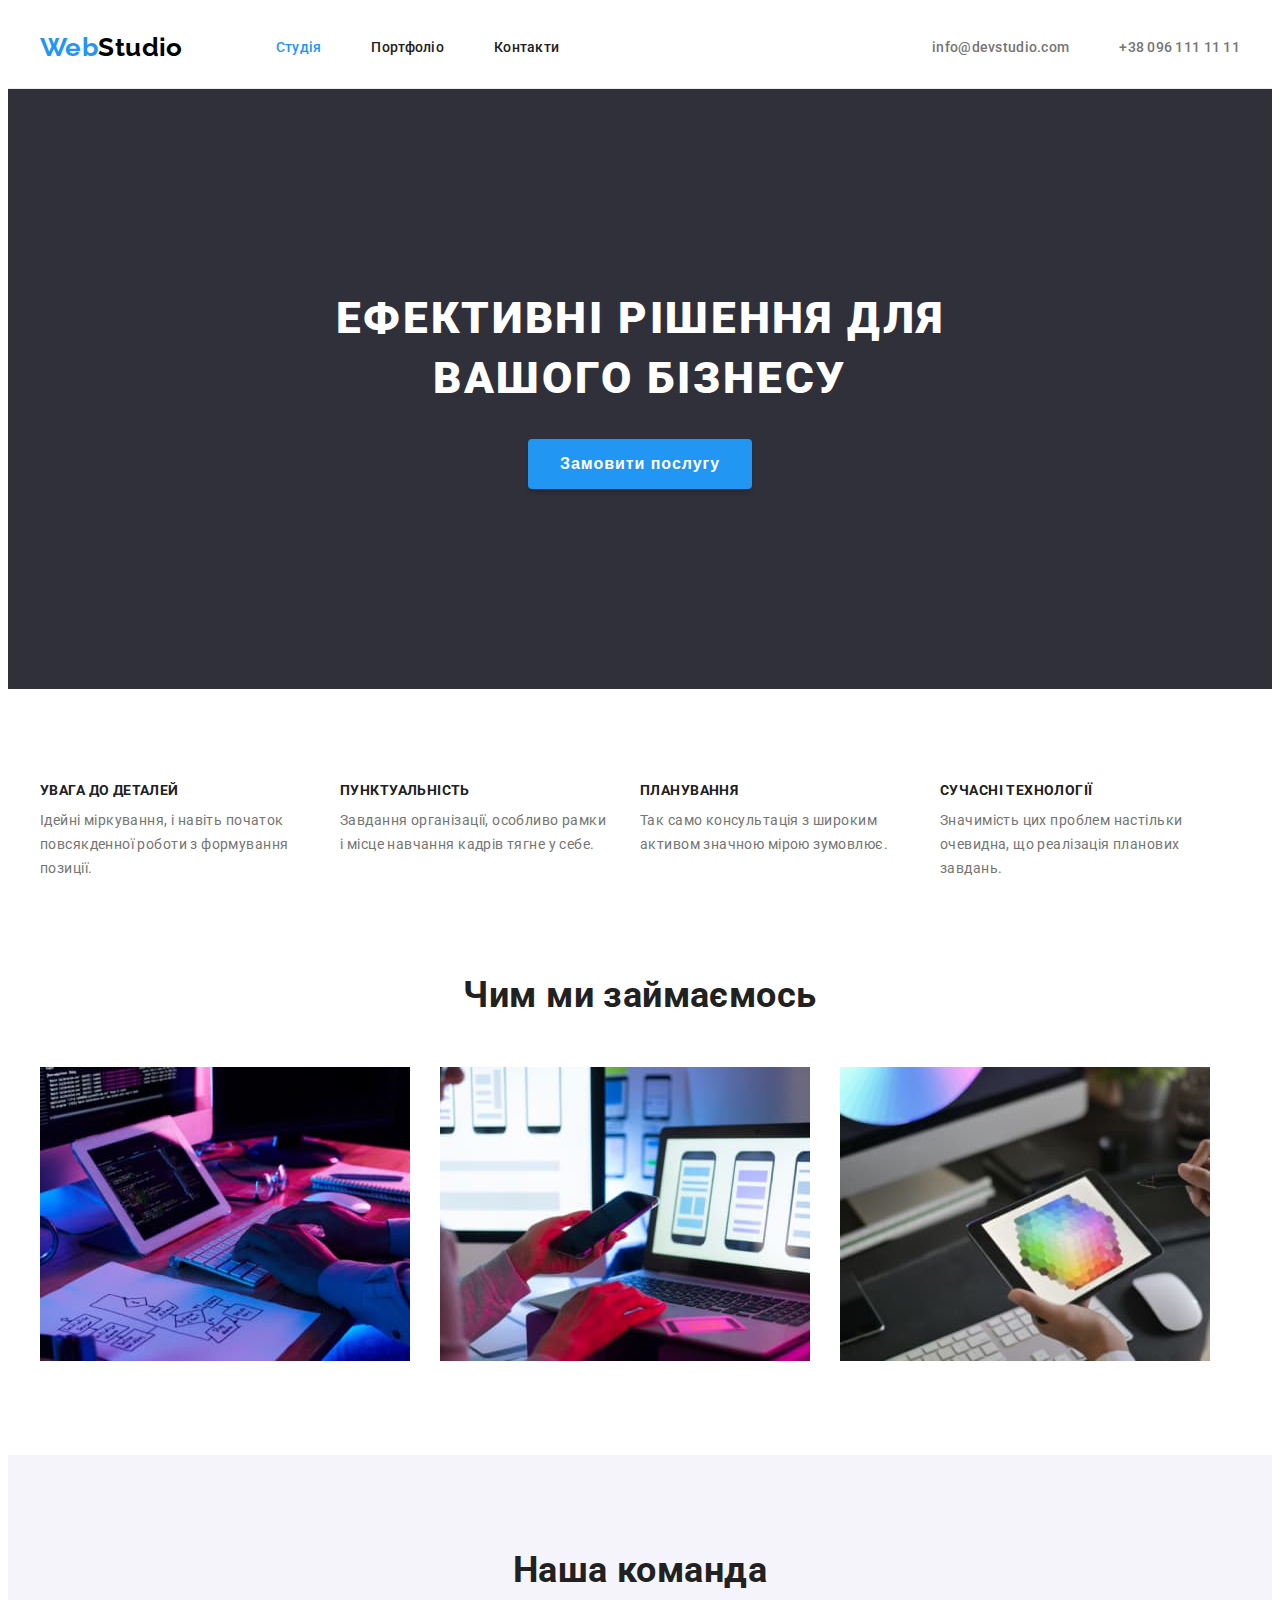
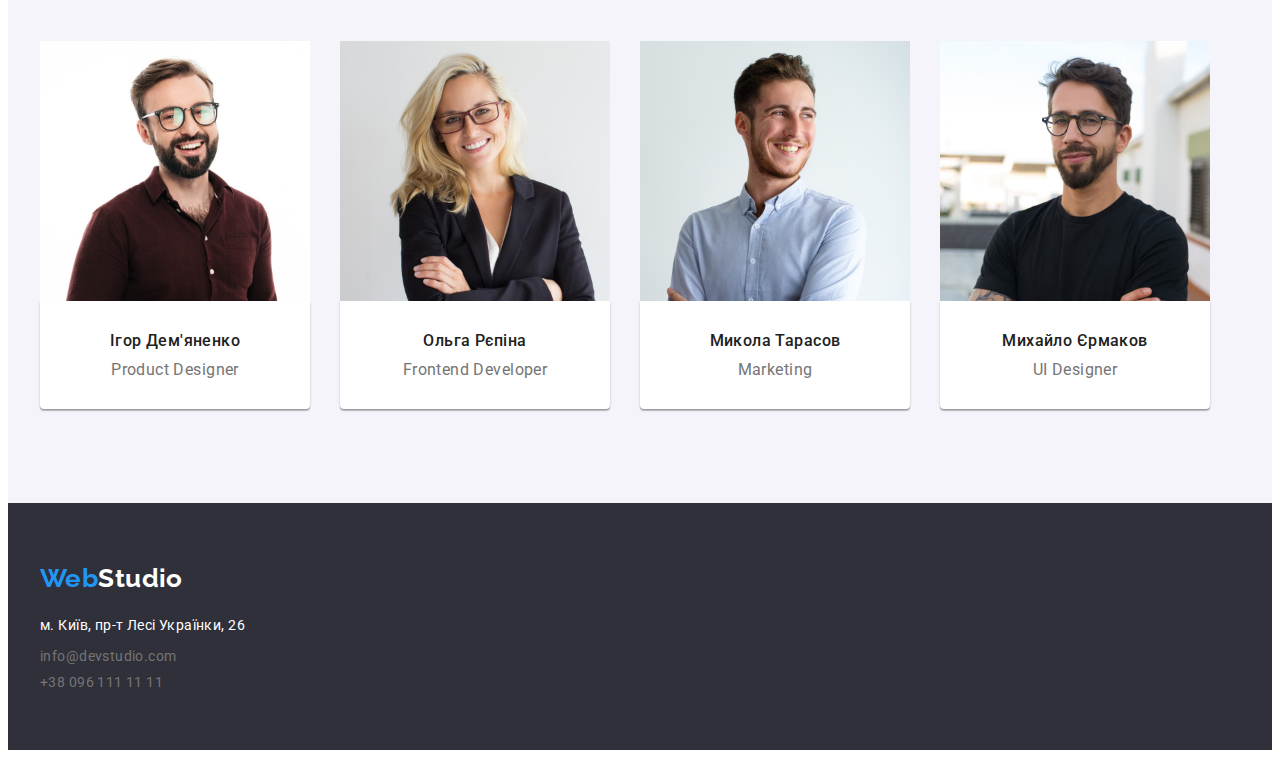
<file: index.html>
<!DOCTYPE html>
<html lang="uk">
  <head>
    <meta charset="UTF-8" />
    <meta http-equiv="X-UA-Compatible" content="IE=edge" />
    <meta name="viewport" content="width=device-width, initial-scale=1.0" />
    <title>студія</title>

    <!-- fonts -->
    <link rel="preconnect" href="https://fonts.googleapis.com" />
    <link rel="preconnect" href="https://fonts.gstatic.com" crossorigin />
    <link
      href="https://fonts.googleapis.com/css2?family=Raleway:wght@700&family=Roboto:wght@400;500;700;900&display=swap"
      rel="stylesheet"
    />

    <!-- normalize -->
    <link
      rel="stylesheet"
      href="https://cdnjs.cloudflare.com/ajax/libs/modern-normalize/1.1.0/modern-normalize.min.css"
      integrity="sha512-wpPYUAdjBVSE4KJnH1VR1HeZfpl1ub8YT/NKx4PuQ5NmX2tKuGu6U/JRp5y+Y8XG2tV+wKQpNHVUX03MfMFn9Q=="
      crossorigin="anonymous"
      referrerpolicy="no-referrer"
    />

    <!-- styles -->
    <link rel="stylesheet" href="./css/style.css" />
  </head>

  <body>
    <!-- Хедер -->
    <header class="header">
      <div class="header-flex container">
        <nav class="site-nav">
          <a href="./index.html" class="logo word"><span class="logo">Web</span>Studio</a>
          <ul class="anchors list">
            <li class="item"><a href="./index.html" class="link current">Студія</a></li>
            <li class="item"><a href="./portfolio.html" class="link">Портфоліо</a></li>
            <li class="item"><a href="./index.html" class="link">Контакти</a></li>
          </ul>
        </nav>
        <ul class="auth-nav">
          <li class="item">
            <a href="mailto:info@devstudio.com" class="link">info@devstudio.com</a>
          </li>
          <li class="item"><a href="tel:+380961111111" class="link">+38 096 111 11 11</a></li>
        </ul>
      </div>
    </header>

    <main>
      <!-- Герой -->

      <section class="hero section">
        <div class="container">
          <h1 class="hero-title">Ефективні рішення для вашого бізнесу</h1>
          <button type="button" class="button">Замовити послугу</button>
        </div>
      </section>

      <!-- Особливості -->

      <section class="features section">
        <h2 class="visually-hidden">Особливості</h2>
        <div class="container">
          <ul class="section-flex">
            <li class="features-item">
              <h3 class="features-title">УВАГА ДО ДЕТАЛЕЙ</h3>
              <p class="features-list">
                Ідейні міркування, і навіть початок повсякденної роботи з формування позиції.
              </p>
            </li>
            <li class="features-item">
              <h3 class="features-title">ПУНКТУАЛЬНІСТЬ</h3>
              <p class="features-list">
                Завдання організації, особливо рамки і місце навчання кадрів тягне у себе.
              </p>
            </li>
            <li class="features-item">
              <h3 class="features-title">ПЛАНУВАННЯ</h3>
              <p class="features-list">
                Так само консультація з широким активом значною мірою зумовлює.
              </p>
            </li>
            <li class="features-item">
              <h3 class="features-title">СУЧАСНІ ТЕХНОЛОГІЇ</h3>
              <p class="features-list">
                Значимість цих проблем настільки очевидна, що реалізація планових завдань.
              </p>
            </li>
          </ul>
        </div>
      </section>

      <!-- Чим ми займаємось -->

      <section class="work section">
        <div class="container">
          <h2 class="section-title">Чим ми займаємось</h2>
          <ul class="section-flex">
            <li class="work-item">
              <img
                src="./images/box1.jpg"
                alt="комп'ютер, телефон та планшет"
                width="370"
                height="294"
              />
            </li>
            <li class="work-item">
              <img
                src="./images/box2.jpg"
                alt="комп'ютер, телефон та планшет"
                width="370"
                height="294"
              />
            </li>
            <li class="work-item">
              <img
                src="./images/box3.jpg"
                alt="комп'ютер, телефон та планшет"
                width="370"
                height="294"
              />
            </li>
          </ul>
        </div>
      </section>

      <!-- Наша команда -->

      <section class="team section">
        <div class="container">
          <h2 class="section-title">Наша команда</h2>
          <ul class="section-flex">
            <li class="team-item">
              <img src="./images/employee1.jpg" alt="молодий чоловік" width="270" height="260" />
              <div class="team-card">
                <h3 class="team-name">Ігор Дем'яненко</h3>
                <p lang="en" class="team-position">Product Designer</p>
              </div>
            </li>
            <li class="team-item">
              <img src="./images/employee2.jpg" alt="молода жінка" width="270" height="260" />
              <div class="team-card">
                <h3 class="team-name">Ольга Рєпіна</h3>
                <p lang="en" class="team-position">Frontend Developer</p>
              </div>
            </li>
            <li class="team-item">
              <img src="./images/employee3.jpg" alt="молодий чоловік" width="270" height="260" />
              <div class="team-card">
                <h3 class="team-name">Микола Тарасов</h3>
                <p lang="en" class="team-position">Marketing</p>
              </div>
            </li>
            <li class="team-item">
              <img src="./images/employee4.jpg" alt="молодий чоловік" width="270" height="260" />
              <div class="team-card">
                <h3 class="team-name">Михайло Єрмаков</h3>
                <p lang="en" class="team-position">UI Designer</p>
              </div>
            </li>
          </ul>
        </div>
      </section>
    </main>

    <!-- Футер -->

    <footer class="footer-nav">
      <div class="container">
        <a href="./index.html" class="footer-logo"><span class="logo">Web</span>Studio</a>

        <address>
          <ul class="address-list">
            <li class="footer-item">
              <a
                href="https://goo.gl/maps/VjB6tUv4UDabMcXd7"
                target="_blank"
                rel="nooppener nofollow noreffener"
                class="address-list link"
                >м. Київ, пр-т Лесі Українки, 26</a
              >
            </li>
            <li class="footer-item">
              <a href="mailto:info@devstudio.com" class="link">info@devstudio.com</a>
            </li>
            <li class="footer-item">
              <a href="tel:+380961111111" class="link">+38 096 111 11 11</a>
            </li>
          </ul>
        </address>
      </div>
    </footer>
  </body>
</html>
</file>
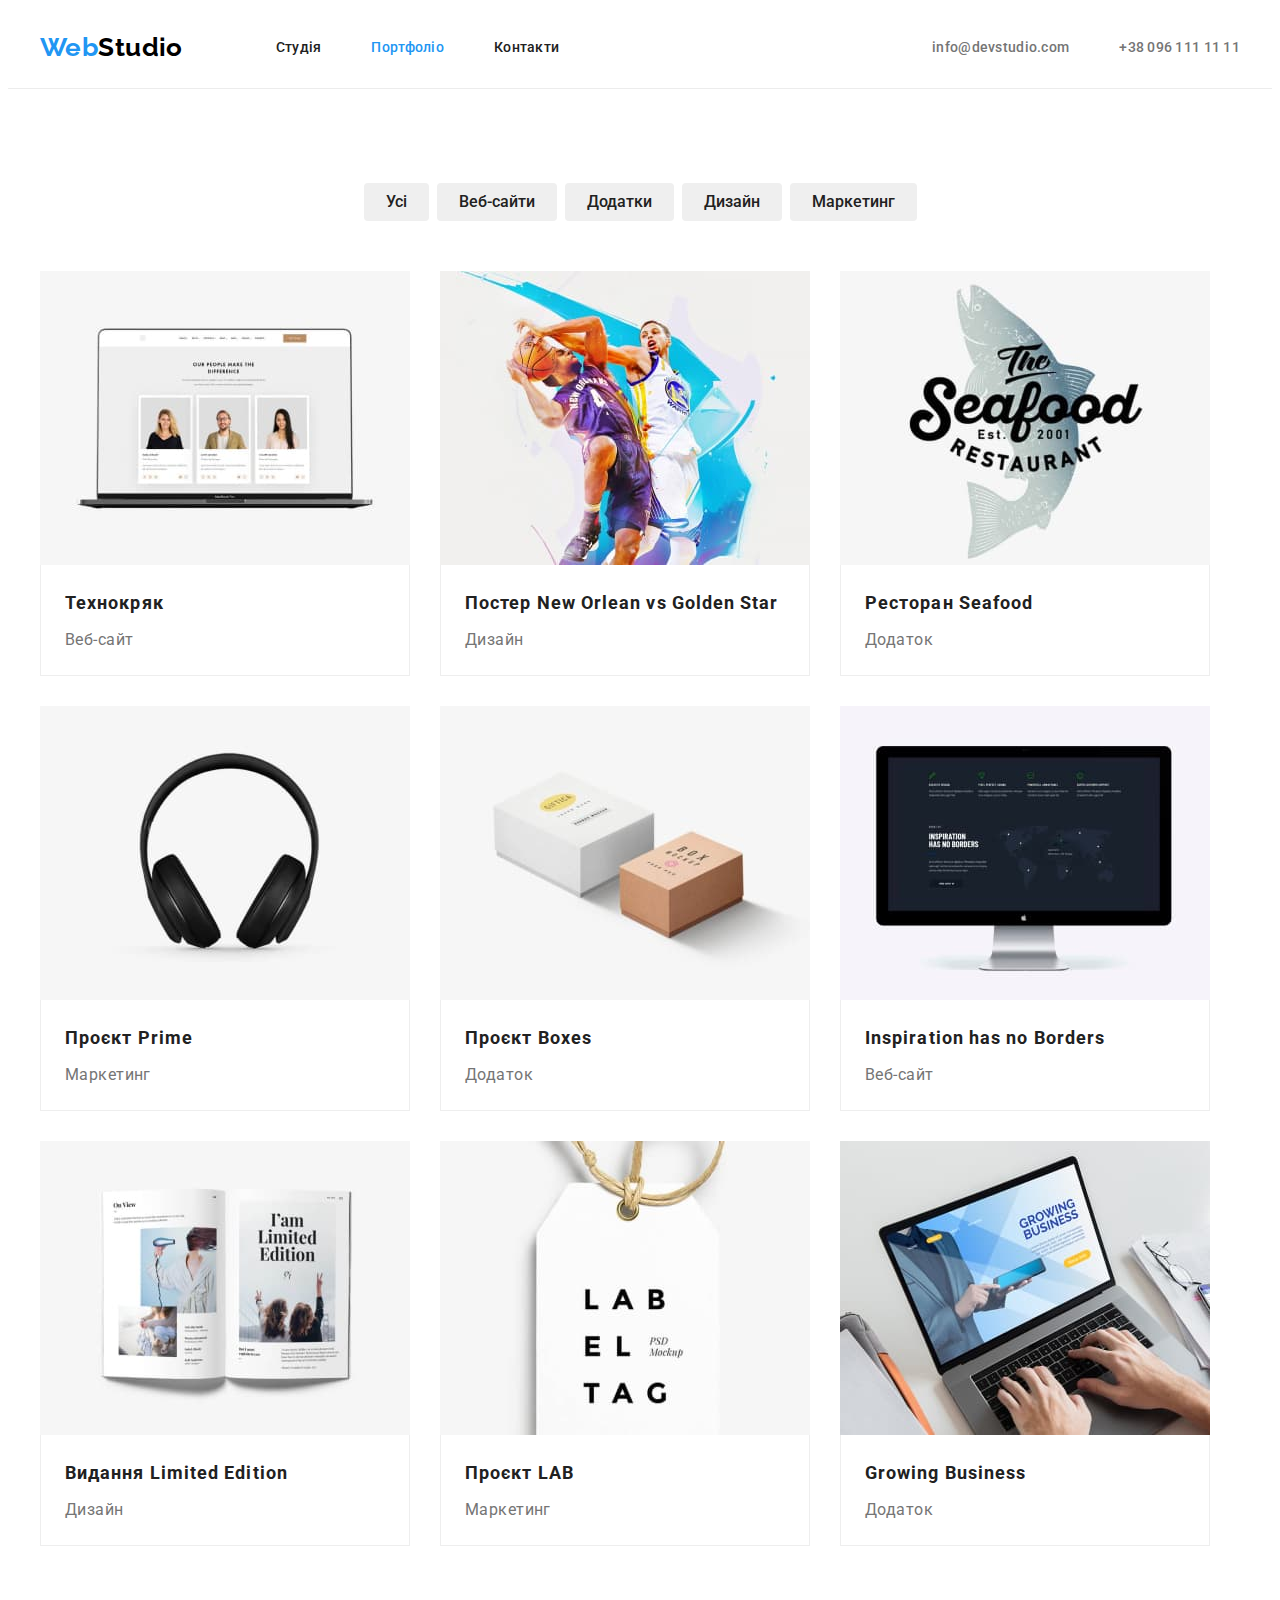
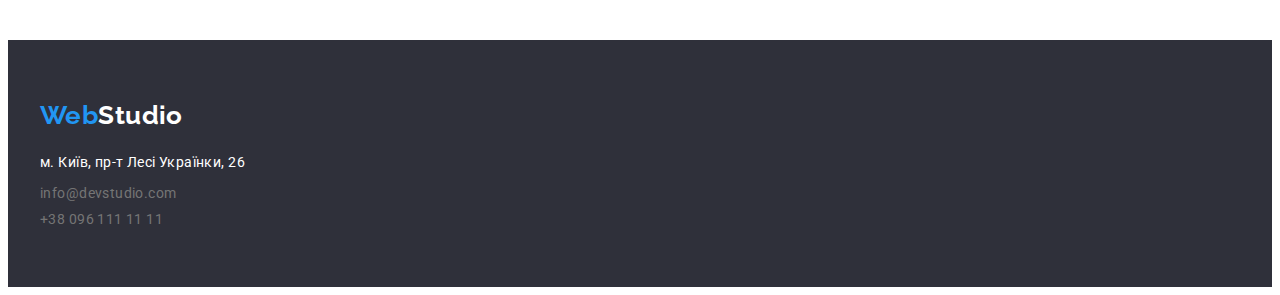
<file: portfolio.html>
<!DOCTYPE html>
<html lang="uk">
  <head>
    <meta charset="UTF-8" />
    <meta http-equiv="X-UA-Compatible" content="IE=edge" />
    <meta name="viewport" content="width=device-width, initial-scale=1.0" />
    <title>портфоліо</title>

    <!-- fonts -->
    <link rel="preconnect" href="https://fonts.googleapis.com" />
    <link rel="preconnect" href="https://fonts.gstatic.com" crossorigin />
    <link
      href="https://fonts.googleapis.com/css2?family=Raleway:wght@700&family=Roboto:wght@400;500;700;900&display=swap"
      rel="stylesheet"
    />

    <!-- normalize -->
    <link
      rel="stylesheet"
      href="https://cdnjs.cloudflare.com/ajax/libs/modern-normalize/1.1.0/modern-normalize.min.css"
      integrity="sha512-wpPYUAdjBVSE4KJnH1VR1HeZfpl1ub8YT/NKx4PuQ5NmX2tKuGu6U/JRp5y+Y8XG2tV+wKQpNHVUX03MfMFn9Q=="
      crossorigin="anonymous"
      referrerpolicy="no-referrer"
    />

    <!-- styles -->
    <link rel="stylesheet" href="./css/style.css" />
  </head>

  <body>
    <!-- Хедер -->
    <header class="header">
      <div class="header-flex container">
        <nav class="site-nav">
          <a href="./index.html" class="logo word"><span class="logo">Web</span>Studio</a>
          <ul class="anchors">
            <li class="item"><a href="./index.html" class="link">Студія</a></li>
            <li class="item"><a href="./portfolio.html" class="link current">Портфоліо</a></li>
            <li class="item"><a href="./index.html" class="link">Контакти</a></li>
          </ul>
        </nav>
        <ul class="auth-nav">
          <li class="item">
            <a href="mailto:info@devstudio.com" class="link">info@devstudio.com</a>
          </li>
          <li class="item"><a href="tel:+380961111111" class="link">+38 096 111 11 11</a></li>
        </ul>
      </div>
    </header>

    <main>
      <section class="section">
        <div class="container">
          <h1 class="visually-hidden">Портфоліо робіт</h1>
          <ul class="site-nav-btn section-flex">
            <li class="portfolio-item"><button type="button" class="btn">Усі</button></li>
            <li class="portfolio-item"><button type="button" class="btn">Веб-сайти</button></li>
            <li class="portfolio-item"><button type="button" class="btn">Додатки</button></li>
            <li class="portfolio-item"><button type="button" class="btn">Дизайн</button></li>
            <li class="portfolio-item"><button type="button" class="btn">Маркетинг</button></li>
          </ul>
          <ul class="portfolio">
            <li class="portfolio-card">
              <img src="./images/portfolio1.jpg" alt="монітор ноутбука" width="370" height="294" />
              <div class="card-description">
                <h2 class="portfolio-title">Технокряк</h2>
                <p class="portfolio-name">Веб-сайт</p>
              </div>
            </li>
            <li class="portfolio-card">
              <img
                src="./images/portfolio2.jpg"
                alt="постер з баскетболітсами"
                width="370"
                height="294"
              />
              <div class="card-description">
                <h2 class="portfolio-title">
                  Постер <span lang="en">New Orlean vs Golden Star</span>
                </h2>
                <p class="portfolio-name">Дизайн</p>
              </div>
            </li>
            <li class="portfolio-card">
              <img src="./images/portfolio3.jpg" alt="логотип ресторану" width="370" height="294" />
              <div class="card-description">
                <h2 class="portfolio-title">Ресторан <span lang="en">Seafood</span></h2>
                <p class="portfolio-name">Додаток</p>
              </div>
            </li>
            <li class="portfolio-card">
              <img src="./images/portfolio4.jpg" alt="навушники" width="370" height="294" />
              <div class="card-description">
                <h2 class="portfolio-title">Проєкт <span lang="en">Prime</span></h2>
                <p class="portfolio-name">Маркетинг</p>
              </div>
            </li>
            <li class="portfolio-card">
              <img
                src="./images/portfolio5.jpg"
                alt="дві маленькі коробки"
                width="370"
                height="294"
              />
              <div class="card-description">
                <h2 class="portfolio-title">Проєкт <span lang="en">Boxes</span></h2>
                <p class="portfolio-name">Додаток</p>
              </div>
            </li>
            <li class="portfolio-card">
              <img
                src="./images/portfolio6.jpg"
                alt="монітор комп'ютера"
                width="370"
                height="294"
              />
              <div class="card-description">
                <h2 lang="en" class="portfolio-title">Inspiration has no Borders</h2>
                <p class="portfolio-name">Веб-сайт</p>
              </div>
            </li>

            <li class="portfolio-card">
              <img src="./images/portfolio7.jpg" alt="відкрита книга" width="370" height="294" />
              <div class="card-description">
                <h2 class="portfolio-title">Видання <span lang="en">Limited Edition</span></h2>
                <p class="portfolio-name">Дизайн</p>
              </div>
            </li>
            <li class="portfolio-card">
              <img src="./images/portfolio8.jpg" alt="логотип проекту" width="370" height="294" />
              <div class="card-description">
                <h2 class="portfolio-title">Проєкт <span lang="en">LAB</span></h2>
                <p class="portfolio-name">Маркетинг</p>
              </div>
            </li>
            <li class="portfolio-card">
              <img src="./images/portfolio9.jpg" alt="відкритий ноутбук" width="370" height="294" />
              <div class="card-description">
                <h2 lang="en" class="portfolio-title">Growing Business</h2>
                <p class="portfolio-name">Додаток</p>
              </div>
            </li>
          </ul>
        </div>
      </section>
    </main>

    <!-- Футер -->
    <footer class="footer-nav">
      <div class="container">
        <a href="./index.html" class="footer-logo"><span class="logo">Web</span>Studio</a>
        <address>
          <ul class="address-list">
            <li class="footer-item">
              <a
                href="https://goo.gl/maps/VjB6tUv4UDabMcXd7"
                target="_blank"
                rel="nooppener nofollow noreffener"
                class="address-list link"
                >м. Київ, пр-т Лесі Українки, 26</a
              >
            </li>
            <li class="footer-item">
              <a href="mailto:info@devstudio.com" class="link">info@devstudio.com</a>
            </li>
            <li class="footer-item">
              <a href="tel:+380961111111" class="link">+38 096 111 11 11</a>
            </li>
          </ul>
        </address>
      </div>
    </footer>
  </body>
</html>
</file>
<file: css/style.css>
/* колір фону шапки #FFFFFF */
/* колір фону героя та футера #2F303A */
/* колір фону секцій особливості та робіт #F5F5F5 */
/* колір фону секціі з командою #F5F4FA */
/* колір тексту основний #757575 */
/* колір тексту другорядний #212121 */
/* колір акценту #2196F3 */

:root {
  --main-white-color: #ffffff;
  --second-section-color: #2f303a;
  --third-section-color: #f5f5f5;
  --team-section-color: #f5f4fa;
  --main-text-color: #757575;
  --secondary-text-color: #212121;
  --accent-color: #2196f3;
  --logo-header-color: #000000;
  --address-footer-color: rgba(255, 255, 255, 0.6);
  --geolocation-color: #ffffff;
}

/* Розмітка сторінки index.html */

/* значення властивостей для боді */

body {
  font-family: 'Roboto', sans-serif;
  font-size: 14px;
  letter-spacing: 0.03em;

  background-color: var(--main-white-color);
  color: var(--main-text-color);
}

/* скидання стилів браузера  та стилі-утиліти */
h1,
h2,
h3,
h4,
h5,
h6,
p {
  margin: 0;
}

img {
  display: block;
  max-width: 100%;
  height: auto;
}

ul {
  list-style: none;
  margin: 0;
  padding-left: 0;
}

.section {
  padding-top: 94px;
  padding-bottom: 94px;
}

.section-flex {
  display: flex;
}

.link {
  text-decoration: none;
  color: inherit;
}

/* Контейнер */

.container {
  max-width: 1200px;
  padding-left: 15px;
  padding-right: 15px;
  margin: 0 auto;
}

.visually-hidden {
  position: absolute;
  width: 1px;
  height: 1px;
  margin: -1px;
  border: 0;
  padding: 0;

  white-space: nowrap;
  clip-path: inset(100%);
  clip: rect(0 0 0 0);
  overflow: hidden;
}

/* Хедер */

.header {
  border-bottom: 1px solid #ececec;
}

.header-flex {
  display: flex;
  margin: 0 auto;
  align-items: center;
}

.logo.word {
  margin-right: 93px;

  font-family: 'Raleway';
  font-style: normal;
  font-weight: 700;
  font-size: 26px;
  line-height: 1.2;
  text-decoration: none;

  color: var(--logo-header-color);
}

.logo {
  color: var(--accent-color);
}

.site-nav {
  display: flex;
  align-items: center;
  margin-right: auto;
}

.site-nav .link.current {
  color: var(--accent-color);
}

.site-nav .link:hover,
.site-nav .link:focus {
  color: var(--accent-color);
}

.anchors {
  display: flex;
}

.anchors .link {
  display: block;
  padding-top: 32px;
  padding-bottom: 32px;

  font-weight: 500;
  line-height: 1.14;
  letter-spacing: 0.02em;

  color: var(--secondary-text-color);
}

.item:not(:last-child) {
  margin-right: 50px;
}

.auth-nav {
  display: flex;
}

.auth-nav .link {
  display: block;
  padding-top: 32px;
  padding-bottom: 32px;

  font-weight: 500;
  line-height: 1.14;
  letter-spacing: 0.02em;

  color: var(--main-text-color);
}

.auth-nav .link:hover,
.auth-nav .link:focus {
  color: var(--accent-color);
}

/* Герой */

.hero {
  padding: 200px 0;
  text-align: center;

  background-color: var(--second-section-color);
}

.hero-title {
  width: 696px;
  margin-left: auto;
  margin-right: auto;
  margin-bottom: 30px;

  font-weight: 900;
  font-size: 44px;
  line-height: 1.36;
  letter-spacing: 0.06em;
  text-transform: uppercase;

  color: var(--main-white-color);
}

.hero .button {
  min-width: 216px;
  padding: 10px 32px;

  font-weight: 700;
  font-size: 16px;
  line-height: 1.88;
  align-items: center;
  letter-spacing: 0.06em;
  cursor: pointer;

  color: var(--main-white-color);
  background-color: var(--accent-color);
  border: 0;
  box-shadow: 0px 4px 4px rgba(0, 0, 0, 0.15);
  border-radius: 4px;
}

/* .hero > .button:hover,
.hero > .button:focus {
  background-color: #ffffff;
  color: var(--accent-color);
} */

/* Особливості */

.features.section {
  padding-bottom: 0;
}

.features-title {
  font-size: 14px;
  line-height: 1.14;
  text-transform: uppercase;

  color: var(--secondary-text-color);

  margin-bottom: 10px;
}

.features-list {
  line-height: 1.71;
}

.features-item {
  max-width: 270px;
}

.features-item:not(:last-child) {
  margin-right: 30px;
}

/* Чим ми займаємось */

.work-item:not(:last-child) {
  margin-right: 30px;
}

.section-title {
  font-size: 36px;
  line-height: 1.17;
  text-align: center;

  color: var(--secondary-text-color);

  margin-bottom: 50px;
}

/* Наша команда */

.team {
  background-color: var(--team-section-color);
}

.team-card {
  padding: 30px;

  text-align: center;

  background: var(--main-white-color);

  box-shadow: 0px 1px 3px rgba(0, 0, 0, 0.12), 0px 1px 1px rgba(0, 0, 0, 0.14),
    0px 2px 1px rgba(0, 0, 0, 0.2);
  border-radius: 0px 0px 4px 4px;
}

.team-item:not(:last-child) {
  margin-right: 30px;
}

.team-name {
  margin-bottom: 10px;

  font-weight: 500;
  font-size: 16px;
  line-height: 1.19;

  color: var(--secondary-text-color);
}

.team-position {
  font-size: 16px;
  line-height: 1.19;
}

/* Футер */

address {
  font-style: normal;
}

.footer-nav {
  padding-top: 60px;
  padding-bottom: 60px;

  background-color: var(--second-section-color);
}

.footer-logo {
  display: inline-block;
  margin-bottom: 20px;

  font-family: 'Raleway';
  font-style: normal;
  font-weight: 700;
  font-size: 26px;
  line-height: 1.2;
  text-decoration: none;

  color: var(--main-white-color);
}

.footer-item:not(:last-child) {
  margin-bottom: 10px;
}

.address-list.link {
  line-height: 1.71;

  color: var(--geolocation-color);
}

.address-list .link:hover,
.address-list .link:focus {
  color: var(--accent-color);
}

/* стилі для портфоліо */

.site-nav-btn.section-flex {
  margin-bottom: 50px;

  justify-content: center;
}

.site-nav-btn .portfolio-item:not(:last-child) {
  margin-right: 8px;
}

.site-nav-btn .btn {
  padding: 6px 22px;
  font-family: inherit;
  font-weight: 500;
  font-size: 16px;
  line-height: 1.62;
  text-align: center;
  cursor: pointer;

  color: var(--secondary-text-color);

  border: 0;
  border-radius: 4px;
}

.site-nav-btn .btn:hover,
.site-nav-btn .btn:focus {
  background-color: var(--accent-color);
  color: var(--main-white-color);
  box-shadow: 0px 3px 1px rgba(0, 0, 0, 0.1), 0px 1px 2px rgba(0, 0, 0, 0.08),
    0px 2px 2px rgba(0, 0, 0, 0.12);
}

.portfolio {
  display: flex;
  flex-wrap: wrap;
  gap: 30px;
}

.portfolio-card {
  width: 370px;
}

.card-description {
  --card-color: #eeeeee;
  padding: 20px 24px;

  background: var(--main-white-color);
  border: 1px solid var(--card-color);
  border-top: 0;
}

.portfolio.section {
  padding-top: 0;
}
.portfolio .portfolio-title {
  margin-bottom: 4px;

  font-size: 18px;
  line-height: 2;
  letter-spacing: 0.06em;

  color: var(--secondary-text-color);
}

.portfolio .portfolio-name {
  font-size: 16px;
  line-height: 1.88;
}
</file>
